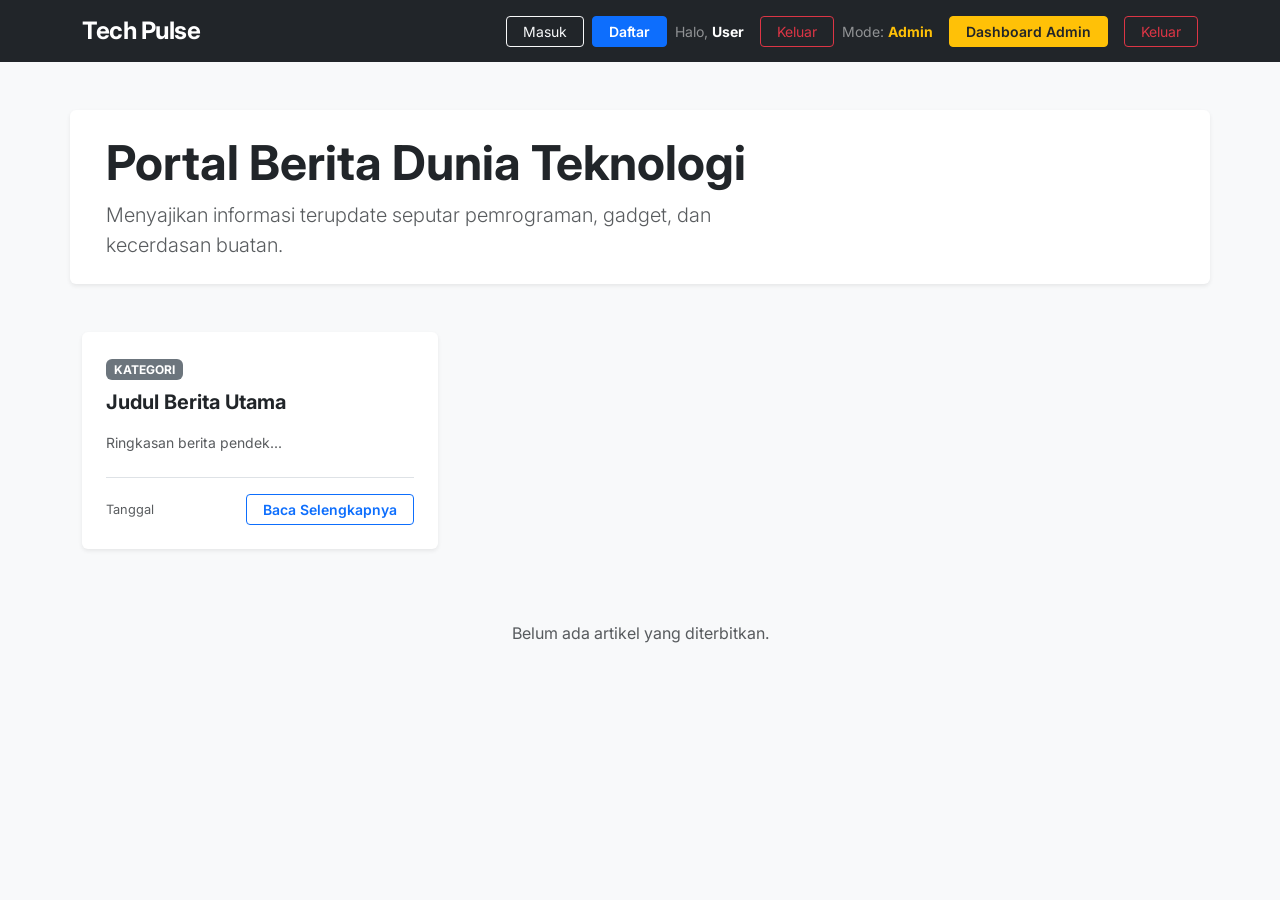
<file: target/classes/templates/index.html>
<!doctype html>
<html lang="id" xmlns:th="http://www.thymeleaf.org" xmlns:sec="http://www.thymeleaf.org/extras/spring-security">
<head>
    <meta charset="UTF-8">
    <meta name="viewport" content="width=device-width, initial-scale=1">
    <title th:text="${webName} + ' | Portal Berita Teknologi'"></title>
    <link href="https://cdn.jsdelivr.net/npm/bootstrap@5.3.3/dist/css/bootstrap.min.css" rel="stylesheet">
    <link rel="preconnect" href="https://fonts.googleapis.com">
    <link rel="preconnect" href="https://fonts.gstatic.com" crossorigin>
    <link href="https://fonts.googleapis.com/css2?family=Inter:wght@400;500;600;700&display=swap" rel="stylesheet">
    <style>
        body { font-family: 'Inter', sans-serif; background-color: #f8f9fa; color: #212529; }
        .navbar-brand { font-weight: 700; font-size: 1.5rem; letter-spacing: -0.5px; }
        .card-title { font-weight: 700; line-height: 1.4; }
    </style>
</head>
<body>

<nav class="navbar navbar-expand-lg navbar-dark bg-dark">
    <div class="container">
        <a class="navbar-brand" th:href="@{/}" th:text="${webName}">Tech Pulse</a>
        
        <div class="collapse navbar-collapse" id="navbarNav">
            <div class="ms-auto d-flex align-items-center gap-2">
                
                <div sec:authorize="isAnonymous()" class="d-flex gap-2">
                    <a th:href="@{/login}" class="btn btn-outline-light btn-sm px-3">Masuk</a>
                    <a th:href="@{/register}" class="btn btn-primary btn-sm px-3 fw-semibold">Daftar</a>
                </div>

                <div sec:authorize="hasAuthority('ROLE_PEMBACA')" class="d-flex align-items-center gap-3">
                    <span class="text-white-50 small">Halo, <strong class="text-white" sec:authentication="name">User</strong></span>
                    <a th:href="@{/logout}" class="btn btn-outline-danger btn-sm px-3">Keluar</a>
                </div>

                <div sec:authorize="hasAuthority('ROLE_ADMIN')" class="d-flex align-items-center gap-3">
                    <span class="text-white-50 small">Mode: <strong class="text-warning">Admin</strong></span>
                    <a th:href="@{/admin/artikel}" class="btn btn-warning btn-sm px-3 fw-semibold text-dark">Dashboard Admin</a>
                    <a th:href="@{/logout}" class="btn btn-outline-danger btn-sm px-3">Keluar</a>
                </div>

            </div>
        </div>
    </div>
</nav>

<div class="container py-5">
    <div class="row mb-5 text-center text-md-start align-items-center py-4 bg-white rounded shadow-sm px-4">
        <div class="col-md-8">
            <h1 class="display-5 fw-bold text-dark mb-2">Portal Berita Dunia Teknologi</h1>
            <p class="lead text-muted mb-0">Menyajikan informasi terupdate seputar pemrograman, gadget, dan kecerdasan buatan.</p>
        </div>
    </div>

    <div class="row row-cols-1 row-cols-md-2 row-cols-lg-3 g-4">
        <div class="col" th:each="art : ${articles}">
            <div class="card h-100 border-0 shadow-sm">
                <div class="card-body p-4 d-flex flex-column">
                    <div class="mb-2">
                        <span class="badge bg-secondary text-uppercase small" th:text="${art.category}">Kategori</span>
                    </div>
                    <h2 class="card-title h5 text-dark mb-3" th:text="${art.title}">Judul Berita Utama</h2>
                    <p class="card-text text-muted small mb-4" th:text="${art.excerpt}">Ringkasan berita pendek...</p>
                    <div class="mt-auto pt-3 border-top d-flex justify-content-between align-items-center">
                        <span class="text-muted" style="font-size: 0.8rem;" th:text="${art.publishedAt}">Tanggal</span>
                        <a th:href="@{/article/{id}(id=${art.id})}" class="btn btn-outline-primary btn-sm px-3 fw-semibold">Baca Selengkapnya</a>
                    </div>
                </div>
            </div>
        </div>
        <div class="col-12 w-100 text-center py-5" th:if="${#lists.isEmpty(articles)}">
            <p class="text-muted">Belum ada artikel yang diterbitkan.</p>
        </div>
    </div>
</div>

<script src="https://cdn.jsdelivr.net/npm/bootstrap@5.3.3/dist/js/bootstrap.bundle.min.js"></script>
</body>
</html>
</file>
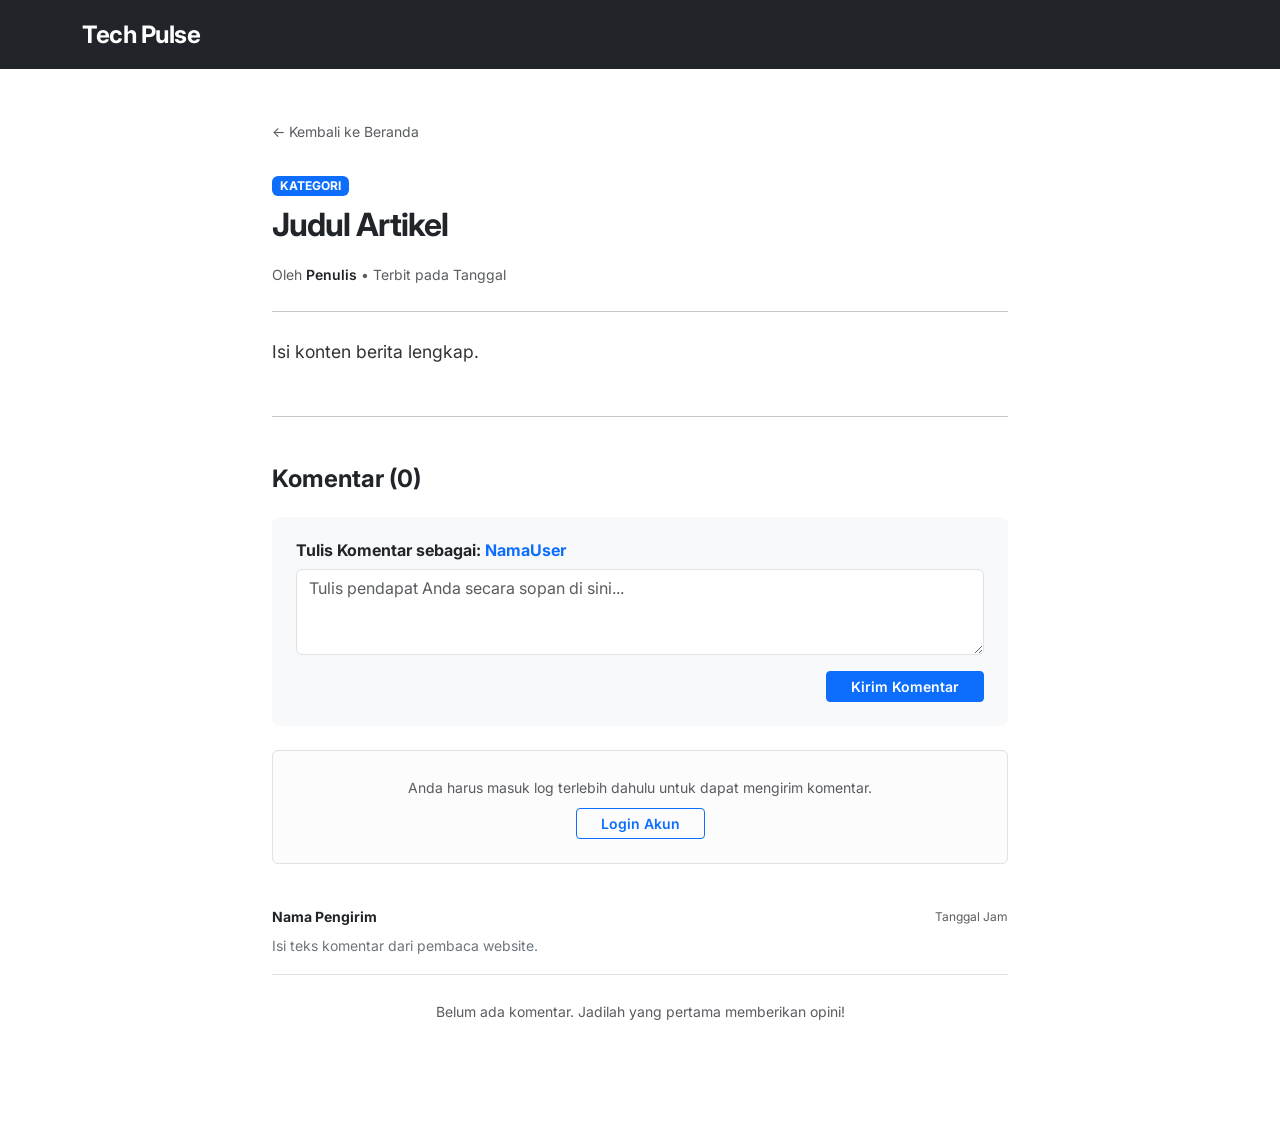
<file: target/classes/templates/detail.html>
<!doctype html>
<html lang="id" xmlns:th="http://www.thymeleaf.org" xmlns:sec="http://www.thymeleaf.org/extras/spring-security">
<head>
    <meta charset="UTF-8">
    <meta name="viewport" content="width=device-width, initial-scale=1">
    <title th:text="${article.title} + ' | ' + ${webName}"></title>
    <link href="https://cdn.jsdelivr.net/npm/bootstrap@5.3.3/dist/css/bootstrap.min.css" rel="stylesheet">
    <link rel="preconnect" href="https://fonts.googleapis.com">
    <link rel="preconnect" href="https://fonts.gstatic.com" crossorigin>
    <link href="https://fonts.googleapis.com/css2?family=Inter:wght@400;500;600;700&display=swap" rel="stylesheet">
    <style>
        body { font-family: 'Inter', sans-serif; color: #212529; background-color: #ffffff; line-height: 1.8; }
        .navbar-brand { font-weight: 700; font-size: 1.5rem; letter-spacing: -0.5px; }
        .article-title { font-weight: 700; letter-spacing: -1px; line-height: 1.3; }
        .article-content { font-size: 1.1rem; color: #333333; text-align: justify; }
        .comment-box { background-color: #f8f9fa; border-radius: 8px; }
    </style>
</head>
<body>

<nav class="navbar navbar-expand-lg navbar-dark bg-dark">
    <div class="container">
        <a class="navbar-brand" th:href="@{/}" th:text="${webName}">Tech Pulse</a>
    </div>
</nav>

<div class="container py-5">
    <div class="row justify-content-center">
        <div class="col-lg-8">
            
            <div class="mb-4">
                <a th:href="@{/}" class="text-decoration-none text-muted small">← Kembali ke Beranda</a>
            </div>

            <article>
                <header class="mb-4">
                    <span class="badge bg-primary text-uppercase mb-2" th:text="${article.category}">Kategori</span>
                    <h1 class="article-title h2 text-dark mb-3" th:text="${article.title}">Judul Artikel</h1>
                    <div class="text-muted small">
                        Oleh <span class="fw-semibold text-dark" th:text="${article.author}">Penulis</span> 
                        • Terbit pada <span th:text="${article.publishedAt}">Tanggal</span>
                    </div>
                </header>

                <hr class="my-4">

                <div class="article-content mb-5" th:text="${article.content}">
                    Isi konten berita lengkap.
                </div>
            </article>

            <hr class="my-5">

            <section class="mb-5">
                <h2 class="h4 fw-bold mb-4">Komentar (<span th:text="${#lists.size(comments)}">0</span>)</h2>

                <div sec:authorize="isAuthenticated()" class="card border-0 comment-box p-4 mb-4">
                    <h3 class="h6 fw-bold mb-2">Tulis Komentar sebagai: <span class="text-primary" sec:authentication="name">NamaUser</span></h3>
                    <form th:action="@{/article/{id}/comment(id=${article.id})}" method="post">
                        <div class="mb-3">
                            <textarea class="form-control" name="content" rows="3" placeholder="Tulis pendapat Anda secara sopan di sini..." required></textarea>
                        </div>
                        <div class="text-end">
                            <button type="submit" class="btn btn-primary btn-sm px-4 fw-semibold">Kirim Komentar</button>
                        </div>
                    </form>
                </div>

                <div sec:authorize="isAnonymous()" class="alert alert-light border text-center py-4 mb-4">
                    <p class="text-muted small mb-2">Anda harus masuk log terlebih dahulu untuk dapat mengirim komentar.</p>
                    <a th:href="@{/login}" class="btn btn-sm btn-outline-primary fw-semibold px-4">Login Akun</a>
                </div>

                <div class="comment-list">
                    <div th:each="com : ${comments}" class="border-bottom py-3">
                        <div class="d-flex justify-content-between align-items-center mb-1">
                            <span class="fw-bold text-dark small" th:text="${com.user.username}">Nama Pengirim</span>
                            <span class="text-muted" style="font-size: 0.75rem;" th:text="${com.createdAt}">Tanggal Jam</span>
                        </div>
                        <p class="text-secondary small mb-0" th:text="${com.content}">Isi teks komentar dari pembaca website.</p>
                    </div>

                    <div th:if="${#lists.isEmpty(comments)}" class="text-center py-4 text-muted small">
                        Belum ada komentar. Jadilah yang pertama memberikan opini!
                    </div>
                </div>
            </section>
            </div>
    </div>
</div>

<script src="https://cdn.jsdelivr.net/npm/bootstrap@5.3.3/dist/js/bootstrap.bundle.min.js"></script>
</body>
</html>
</file>
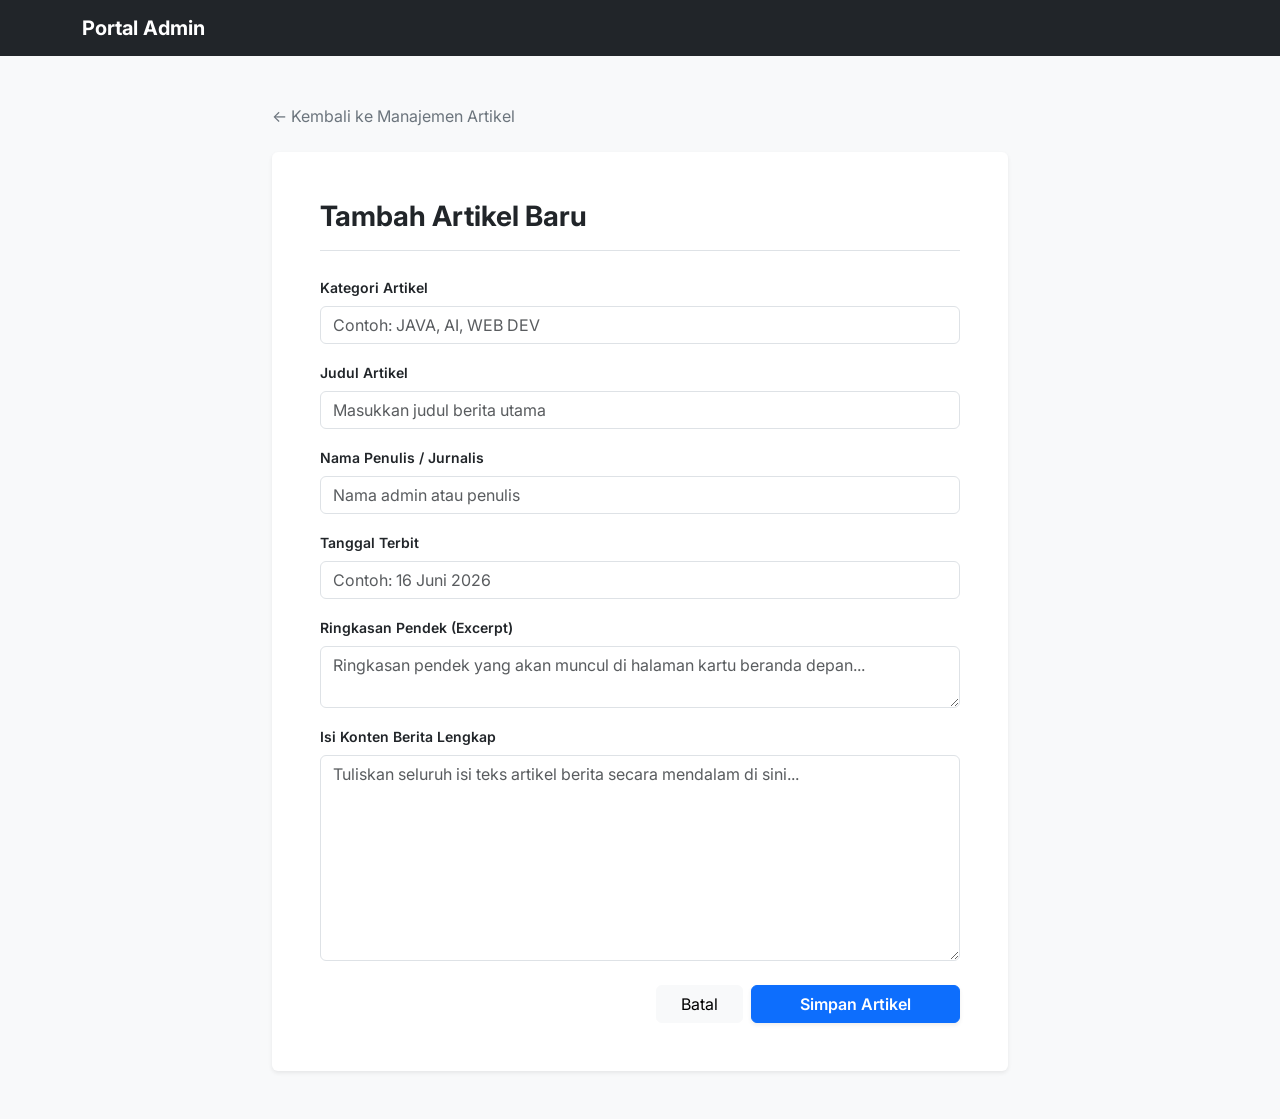
<file: target/classes/templates/form-artikel.html>
<!doctype html>
<html lang="id" xmlns:th="http://www.thymeleaf.org">
<head>
    <meta charset="UTF-8">
    <meta name="viewport" content="width=device-width, initial-scale=1">
    <title th:text="${pageTitle} + ' | Panel Admin'"></title>
    <link href="https://cdn.jsdelivr.net/npm/bootstrap@5.3.3/dist/css/bootstrap.min.css" rel="stylesheet">
    <link rel="preconnect" href="https://fonts.googleapis.com">
    <link rel="preconnect" href="https://fonts.gstatic.com" crossorigin>
    <link href="https://fonts.googleapis.com/css2?family=Inter:wght@400;500;600;700&display=swap" rel="stylesheet">
    <style>
        body { font-family: 'Inter', sans-serif; background-color: #f8f9fa; }
    </style>
</head>
<body>

<nav class="navbar navbar-expand-lg navbar-dark bg-dark" aria-label="Navigasi Form Admin">
    <div class="container">
        <a class="navbar-brand fw-bold" th:href="@{/admin/artikel}" th:text="${webName} + ' Admin'">Portal Admin</a>
    </div>
</nav>

<div class="container py-5">
    <div class="row justify-content-center">
        <div class="col-lg-8">
            
            <div class="mb-4">
                <a th:href="@{/admin/artikel}" class="text-decoration-none text-secondary">← Kembali ke Manajemen Artikel</a>
            </div>

            <div class="card border-0 shadow-sm">
                <div class="card-body p-4 p-md-5">
                    <h1 class="h3 fw-bold mb-4 border-bottom pb-3" th:text="${pageTitle}">Tambah Artikel Baru</h1>

                    <form th:action="@{/admin/artikel/simpan}" th:object="${article}" method="post">
                        
                        <input type="hidden" th:field="*{id}" />

                        <div class="mb-3">
                            <label for="category" class="form-label fw-semibold small">Kategori Artikel</label>
                            <input type="text" class="form-control" id="category" th:field="*{category}" placeholder="Contoh: JAVA, AI, WEB DEV" required>
                        </div>

                        <div class="mb-3">
                            <label for="title" class="form-label fw-semibold small">Judul Artikel</label>
                            <input type="text" class="form-control" id="title" th:field="*{title}" placeholder="Masukkan judul berita utama" required>
                        </div>

                        <div class="mb-3">
                            <label for="author" class="form-label fw-semibold small">Nama Penulis / Jurnalis</label>
                            <input type="text" class="form-control" id="author" th:field="*{author}" placeholder="Nama admin atau penulis" required>
                        </div>

                        <div class="mb-3">
                            <label for="publishedAt" class="form-label fw-semibold small">Tanggal Terbit</label>
                            <input type="text" class="form-control" id="publishedAt" th:field="*{publishedAt}" placeholder="Contoh: 16 Juni 2026" required>
                        </div>

                        <div class="mb-3">
                            <label for="excerpt" class="form-label fw-semibold small">Ringkasan Pendek (Excerpt)</label>
                            <textarea class="form-control" id="excerpt" th:field="*{excerpt}" rows="2" placeholder="Ringkasan pendek yang akan muncul di halaman kartu beranda depan..." required></textarea>
                        </div>

                        <div class="mb-4">
                            <label for="content" class="form-label fw-semibold small">Isi Konten Berita Lengkap</label>
                            <textarea class="form-control" id="content" th:field="*{content}" rows="8" placeholder="Tuliskan seluruh isi teks artikel berita secara mendalam di sini..." required></textarea>
                        </div>

                        <div class="d-grid gap-2 d-md-flex justify-content-md-end">
                            <a th:href="@{/admin/artikel}" class="btn btn-light px-4">Batal</a>
                            <button type="submit" class="btn btn-primary px-5 fw-semibold shadow-sm">Simpan Artikel</button>
                        </div>

                    </form>
                </div>
            </div>

        </div>
    </div>
</div>

<script src="https://cdn.jsdelivr.net/npm/bootstrap@5.3.3/dist/js/bootstrap.bundle.min.js"></script>
</body>
</html>
</file>
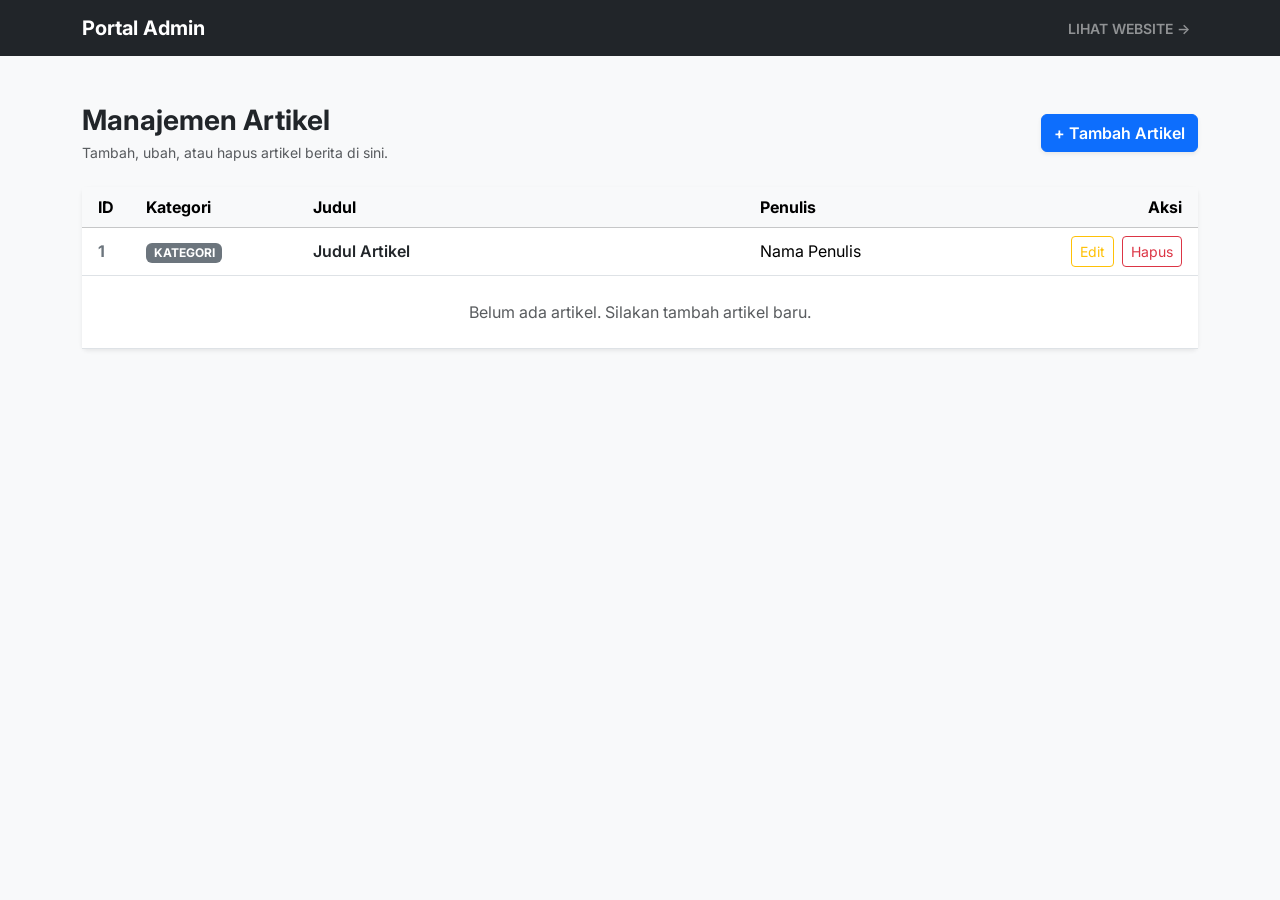
<file: target/classes/templates/kelola-artikel.html>
<!doctype html>
<html lang="id" xmlns:th="http://www.thymeleaf.org">
<head>
    <meta charset="UTF-8">
    <meta name="viewport" content="width=device-width, initial-scale=1">
    <title>Kelola Artikel | Dashboard Admin</title>
    <link href="https://cdn.jsdelivr.net/npm/bootstrap@5.3.3/dist/css/bootstrap.min.css" rel="stylesheet">
    <link rel="preconnect" href="https://fonts.googleapis.com">
    <link rel="preconnect" href="https://fonts.gstatic.com" crossorigin>
    <link href="https://fonts.googleapis.com/css2?family=Inter:wght@400;500;600;700&display=swap" rel="stylesheet">
    <style>
        body { font-family: 'Inter', sans-serif; background-color: #f8f9fa; }
    </style>
</head>
<body>

<nav class="navbar navbar-expand-lg navbar-dark bg-dark" aria-label="Navigasi Utama Admin">
    <div class="container">
        <a class="navbar-brand fw-bold" th:href="@{/}" th:text="${webName} + ' Admin'">Portal Admin</a>
        <div class="collapse navbar-collapse">
            <ul class="navbar-nav ms-auto small text-uppercase fw-semibold">
                <li class="nav-item"><a class="nav-link text-white-50" th:href="@{/}">Lihat Website →</a></li>
            </ul>
        </div>
    </div>
</nav>

<div class="container py-5">
    <div class="d-flex justify-content-between align-items-center mb-4">
        <div>
            <h1 class="h3 fw-bold mb-1">Manajemen Artikel</h1>
            <p class="text-muted small mb-0">Tambah, ubah, atau hapus artikel berita di sini.</p>
        </div>
        <a th:href="@{/admin/artikel/tambah}" class="btn btn-primary shadow-sm fw-semibold">+ Tambah Artikel</a>
    </div>

    <div class="card border-0 shadow-sm">
        <div class="card-body p-0">
            <div class="table-responsive">
                <table class="table table-hover align-middle mb-0">
                    <thead class="table-light">
                        <tr>
                            <th class="ps-3" style="width: 5%;">ID</th>
                            <th style="width: 15%;">Kategori</th>
                            <th style="width: 40%;">Judul</th>
                            <th style="width: 15%;">Penulis</th>
                            <th class="text-end pe-3" style="width: 25%;">Aksi</th>
                        </tr>
                    </thead>
                    <tbody>
                        <tr th:each="art : ${articles}">
                            <td class="ps-3 fw-bold text-secondary" th:text="${art.id}">1</td>
                            <td><span class="badge bg-secondary text-uppercase" th:text="${art.category}">Kategori</span></td>
                            <td class="fw-semibold text-dark" th:text="${art.title}">Judul Artikel</td>
                            <td th:text="${art.author}">Nama Penulis</td>
                            <td class="text-end pe-3">
                                <a th:href="@{/admin/artikel/edit/{id}(id=${art.id})}" class="btn btn-sm btn-outline-warning me-1">Edit</a>
                                <a th:href="@{/admin/artikel/hapus/{id}(id=${art.id})}" 
                                   class="btn btn-sm btn-outline-danger"
                                   onclick="return confirm('Apakah Anda yakin ingin menghapus artikel ini?');">Hapus</a>
                            </td>
                        </tr>
                        <tr th:if="${#lists.isEmpty(articles)}">
                            <td colspan="5" class="text-center py-4 text-muted">Belum ada artikel. Silakan tambah artikel baru.</td>
                        </tr>
                    </tbody>
                </table>
            </div>
        </div>
    </div>
</div>

<script src="https://cdn.jsdelivr.net/npm/bootstrap@5.3.3/dist/js/bootstrap.bundle.min.js"></script>
</body>
</html>
</file>
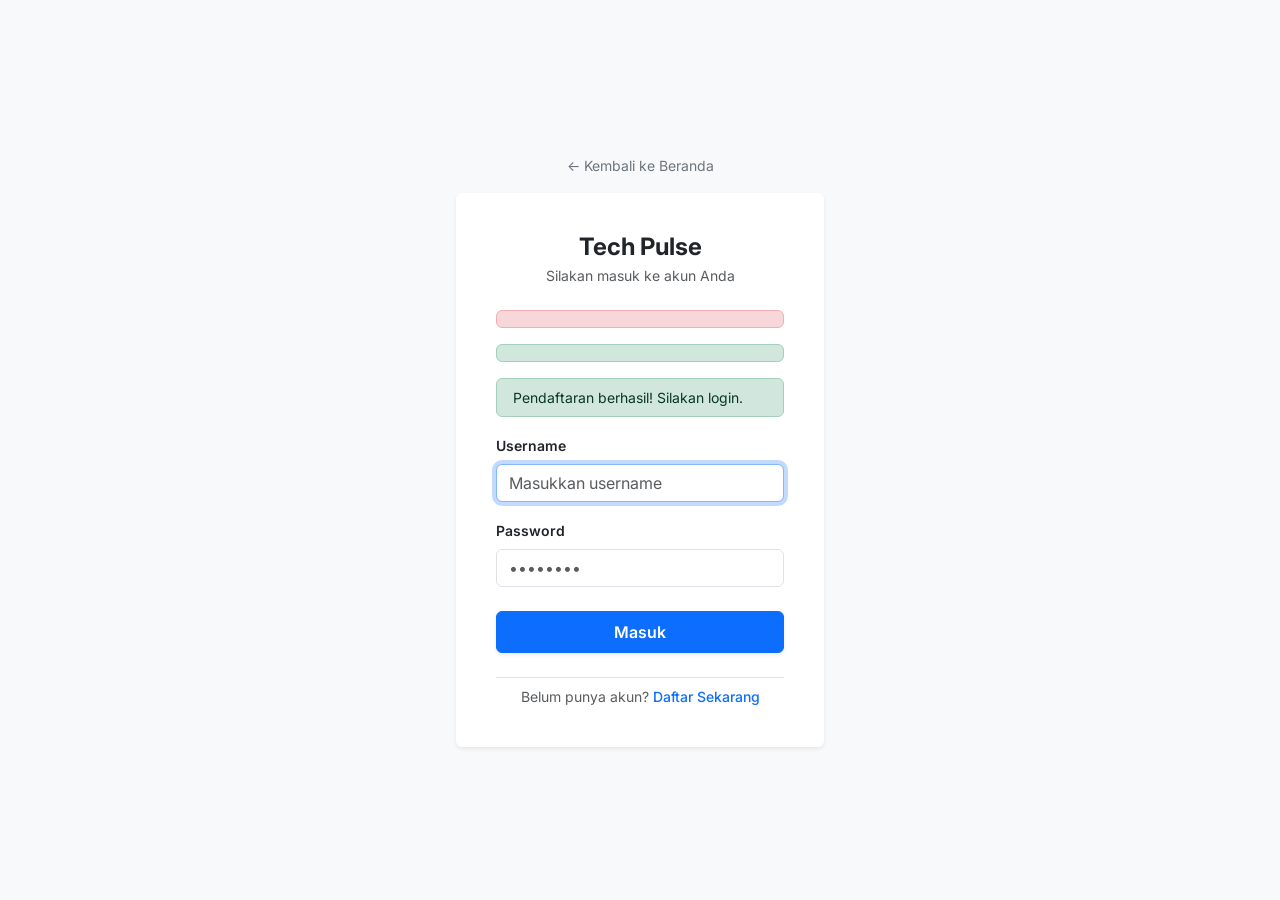
<file: target/classes/templates/login.html>
<!doctype html>
<html lang="id" xmlns:th="http://www.thymeleaf.org">
<head>
    <meta charset="UTF-8">
    <meta name="viewport" content="width=device-width, initial-scale=1">
    <title>Masuk Akun | Tech Pulse</title>
    <link href="https://cdn.jsdelivr.net/npm/bootstrap@5.3.3/dist/css/bootstrap.min.css" rel="stylesheet">
    <link rel="preconnect" href="https://fonts.googleapis.com">
    <link rel="preconnect" href="https://fonts.gstatic.com" crossorigin>
    <link href="https://fonts.googleapis.com/css2?family=Inter:wght@400;500;600;700&display=swap" rel="stylesheet">
    <style>
        body { font-family: 'Inter', sans-serif; background-color: #f8f9fa; }
        .login-card { max-width: 400px; width: 100%; }
    </style>
</head>
<body class="d-flex align-items-center justify-content-center vh-100">

<div class="login-card p-3">
    <div class="text-center mb-3">
        <a th:href="@{/}" class="text-decoration-none text-secondary small">← Kembali ke Beranda</a>
    </div>

    <div class="card border-0 shadow-sm p-4">
        <div class="card-body">
            <h1 class="h4 fw-bold text-center text-dark mb-1" th:text="${webName}">Tech Pulse</h1>
            <p class="text-muted text-center small mb-4">Silakan masuk ke akun Anda</p>

            <div th:if="${errorMessage}" class="alert alert-danger small py-2" th:text="${errorMessage}"></div>

            <div th:if="${logoutMessage}" class="alert alert-success small py-2" th:text="${logoutMessage}"></div>

            <div th:if="${param.success}" class="alert alert-success small py-2">
                Pendaftaran berhasil! Silakan login.
            </div>

            <form th:action="@{/login}" method="post">
                <div class="mb-3">
                    <label for="username" class="form-label small fw-semibold">Username</label>
                    <input type="text" class="form-control" id="username" name="username" placeholder="Masukkan username" required autofocus>
                </div>
                <div class="mb-4">
                    <label for="password" class="form-label small fw-semibold">Password</label>
                    <input type="password" class="form-control" id="password" name="password" placeholder="••••••••" required>
                </div>
                <button type="submit" class="btn btn-primary w-100 fw-semibold py-2 shadow-sm">Masuk</button>
            </form>

            <div class="text-center mt-4 pt-2 border-top">
                <p class="text-muted small mb-0">Belum punya akun? <a th:href="@{/register}" class="text-decoration-none fw-medium">Daftar Sekarang</a></p>
            </div>
        </div>
    </div>
</div>

<script src="https://cdn.jsdelivr.net/npm/bootstrap@5.3.3/dist/js/bootstrap.bundle.min.js"></script>
</body>
</html>
</file>
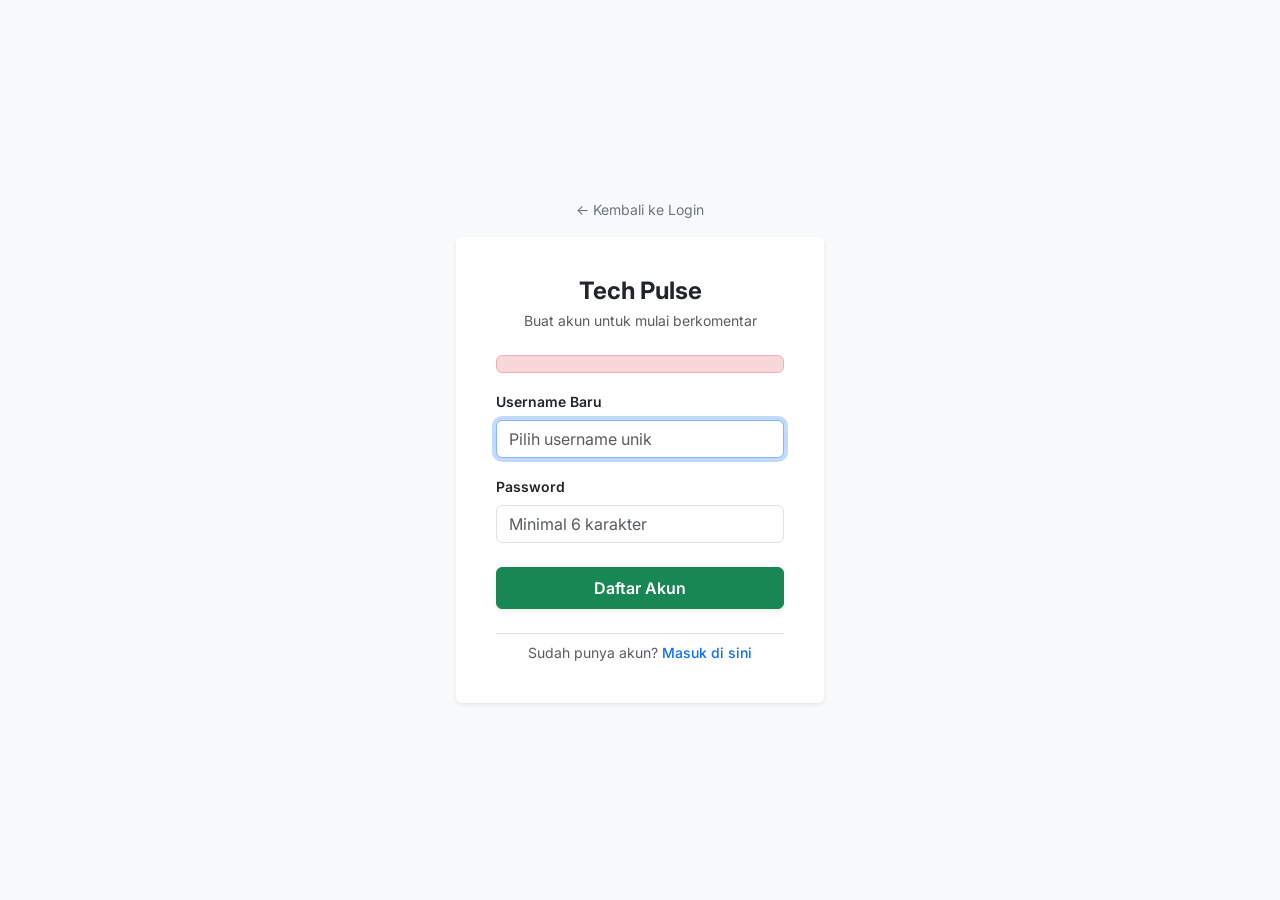
<file: target/classes/templates/register.html>
<!doctype html>
<html lang="id" xmlns:th="http://www.thymeleaf.org">
<head>
    <meta charset="UTF-8">
    <meta name="viewport" content="width=device-width, initial-scale=1">
    <title>Daftar Akun Pembaca | Tech Pulse</title>
    <link href="https://cdn.jsdelivr.net/npm/bootstrap@5.3.3/dist/css/bootstrap.min.css" rel="stylesheet">
    <link rel="preconnect" href="https://fonts.googleapis.com">
    <link rel="preconnect" href="https://fonts.gstatic.com" crossorigin>
    <link href="https://fonts.googleapis.com/css2?family=Inter:wght@400;500;600;700&display=swap" rel="stylesheet">
    <style>
        body { font-family: 'Inter', sans-serif; background-color: #f8f9fa; }
        .register-card { max-width: 400px; width: 100%; }
    </style>
</head>
<body class="d-flex align-items-center justify-content-center vh-100">

<div class="register-card p-3">
    <div class="text-center mb-3">
        <a th:href="@{/login}" class="text-decoration-none text-secondary small">← Kembali ke Login</a>
    </div>

    <div class="card border-0 shadow-sm p-4">
        <div class="card-body">
            <h1 class="h4 fw-bold text-center text-dark mb-1" th:text="${webName}">Tech Pulse</h1>
            <p class="text-muted text-center small mb-4">Buat akun untuk mulai berkomentar</p>

            <div th:if="${errorRegister}" class="alert alert-danger small py-2" th:text="${errorRegister}"></div>

            <form th:action="@{/register}" th:object="${user}" method="post">
                <div class="mb-3">
                    <label for="username" class="form-label small fw-semibold">Username Baru</label>
                    <input type="text" class="form-control" id="username" th:field="*{username}" placeholder="Pilih username unik" required autofocus>
                </div>
                <div class="mb-4">
                    <label for="password" class="form-label small fw-semibold">Password</label>
                    <input type="password" class="form-control" id="password" th:field="*{password}" placeholder="Minimal 6 karakter" minlength="6" required>
                </div>
                <button type="submit" class="btn btn-success w-100 fw-semibold py-2 shadow-sm">Daftar Akun</button>
            </form>

            <div class="text-center mt-4 pt-2 border-top">
                <p class="text-muted small mb-0">Sudah punya akun? <a th:href="@{/login}" class="text-decoration-none fw-medium">Masuk di sini</a></p>
            </div>
        </div>
    </div>
</div>

<script src="https://cdn.jsdelivr.net/npm/bootstrap@5.3.3/dist/js/bootstrap.bundle.min.js"></script>
</body>
</html>
</file>
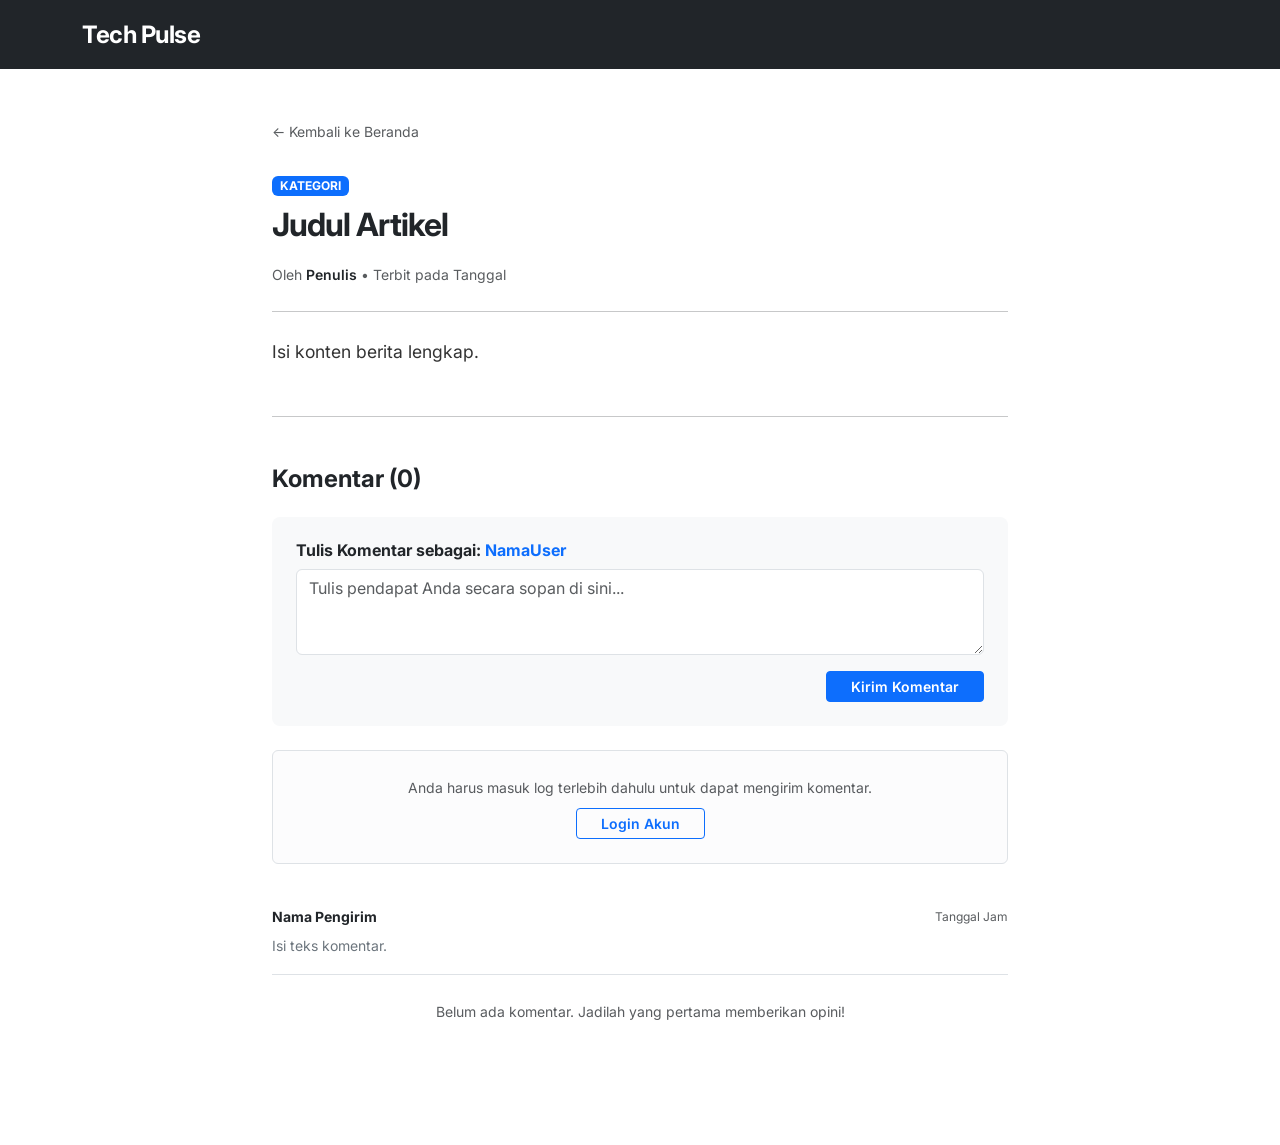
<file: src/main/resources/templates/detail.html>
<!doctype html>
<html lang="id" xmlns:th="http://www.thymeleaf.org" xmlns:sec="http://www.thymeleaf.org/extras/spring-security">
<head>
    <meta charset="UTF-8">
    <meta name="viewport" content="width=device-width, initial-scale=1">
    <title th:text="${article.title} + ' | ' + ${webName}"></title>
    <link href="https://cdn.jsdelivr.net/npm/bootstrap@5.3.3/dist/css/bootstrap.min.css" rel="stylesheet">
    <link rel="preconnect" href="https://fonts.googleapis.com">
    <link rel="preconnect" href="https://fonts.gstatic.com" crossorigin>
    <link href="https://fonts.googleapis.com/css2?family=Inter:wght@400;500;600;700&display=swap" rel="stylesheet">
    <style>
        body { font-family: 'Inter', sans-serif; color: #212529; background-color: #ffffff; line-height: 1.8; }
        .navbar-brand { font-weight: 700; font-size: 1.5rem; letter-spacing: -0.5px; }
        .article-title { font-weight: 700; letter-spacing: -1px; line-height: 1.3; }
        .article-content { font-size: 1.1rem; color: #333333; text-align: justify; }
        .comment-box { background-color: #f8f9fa; border-radius: 8px; }
    </style>
</head>
<body>

<nav class="navbar navbar-expand-lg navbar-dark bg-dark">
    <div class="container">
        <a class="navbar-brand" th:href="@{/}" th:text="${webName}">Tech Pulse</a>
    </div>
</nav>

<div class="container py-5">
    <div class="row justify-content-center">
        <div class="col-lg-8">
            
            <div class="mb-4">
                <a th:href="@{/}" class="text-decoration-none text-muted small">← Kembali ke Beranda</a>
            </div>

            <article>
                <header class="mb-4">
                    <span class="badge bg-primary text-uppercase mb-2" th:text="${article.category}">Kategori</span>
                    <h1 class="article-title h2 text-dark mb-3" th:text="${article.title}">Judul Artikel</h1>
                    <div class="text-muted small">
                        Oleh <span class="fw-semibold text-dark" th:text="${article.author}">Penulis</span> 
                        • Terbit pada <span th:text="${article.publishedAt}">Tanggal</span>
                    </div>
                </header>

                <hr class="my-4">

                <div class="article-content mb-5" th:text="${article.content}">
                    Isi konten berita lengkap.
                </div>
            </article>

            <hr class="my-5">

            <section class="mb-5">
                <h2 class="h4 fw-bold mb-4">Komentar (<span th:text="${#lists.size(comments)}">0</span>)</h2>

                <div sec:authorize="isAuthenticated()" class="card border-0 comment-box p-4 mb-4">
                    <h3 class="h6 fw-bold mb-2">Tulis Komentar sebagai: <span class="text-primary" sec:authentication="name">NamaUser</span></h3>
                    <form th:action="@{/article/{articleId}/comment(articleId=${article.id})}" method="post">
                        <div class="mb-3">
                            <textarea class="form-control" name="content" rows="3" placeholder="Tulis pendapat Anda secara sopan di sini..." required></textarea>
                        </div>
                        <div class="text-end">
                            <button type="submit" class="btn btn-primary btn-sm px-4 fw-semibold">Kirim Komentar</button>
                        </div>
                    </form>
                </div>

                <div sec:authorize="isAnonymous()" class="alert alert-light border text-center py-4 mb-4">
                    <p class="text-muted small mb-2">Anda harus masuk log terlebih dahulu untuk dapat mengirim komentar.</p>
                    <a th:href="@{/login}" class="btn btn-sm btn-outline-primary fw-semibold px-4">Login Akun</a>
                </div>

                <div class="comment-list">
                    <div th:each="com : ${comments}" class="border-bottom py-3">
                        <div class="d-flex justify-content-between align-items-center mb-1">
                            <span class="fw-bold text-dark small" th:text="${com.username}">Nama Pengirim</span>
                            <span class="text-muted" style="font-size: 0.75rem;" th:text="${com.createdAt}">Tanggal Jam</span>
                        </div>
                        <p class="text-secondary small mb-0" th:text="${com.content}">Isi teks komentar.</p>
                    </div>

                    <div th:if="${#lists.isEmpty(comments)}" class="text-center py-4 text-muted small">
                        Belum ada komentar. Jadilah yang pertama memberikan opini!
                    </div>
                </div>
            </section>
        </div>
    </div>
</div>

<script src="https://cdn.jsdelivr.net/npm/bootstrap@5.3.3/dist/js/bootstrap.bundle.min.js"></script>
</body>
</html>
</file>
